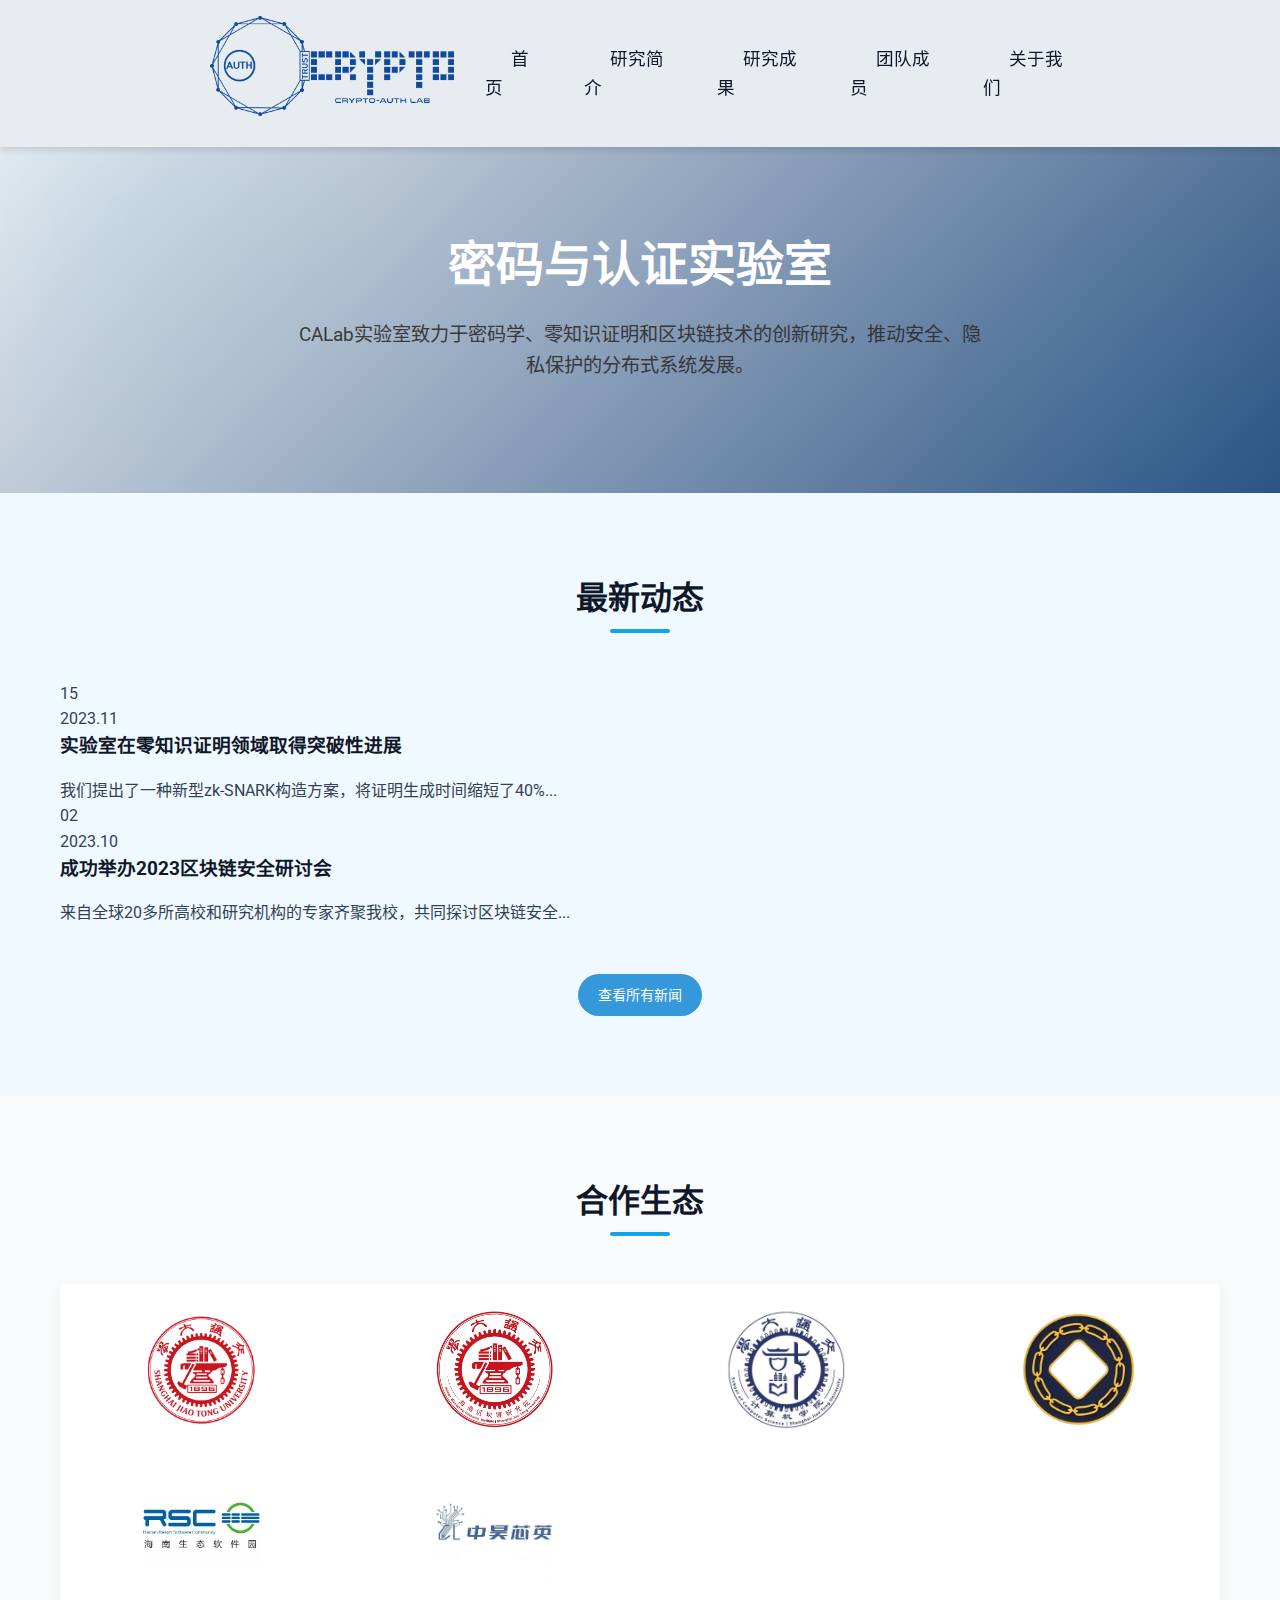
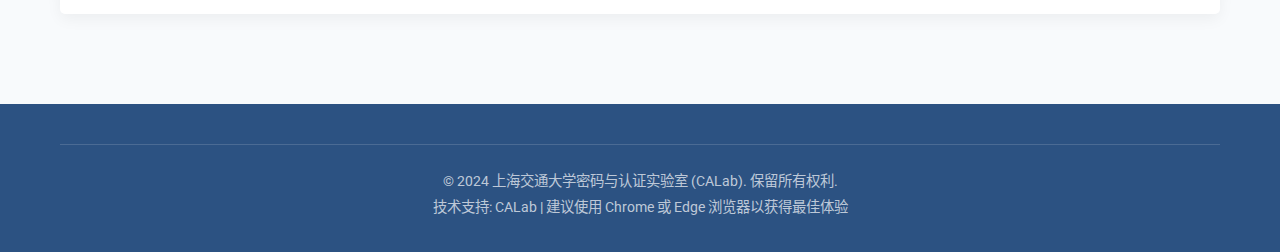
<file: index.html>
<!DOCTYPE html>
<html lang="zh-CN">
<head>
    <meta charset="UTF-8">
    <meta name="viewport" content="width=device-width, initial-scale=1.0">
    <title>Calab实验室 - 首页</title>
    <!-- 引入Font Awesome图标库，提供各种图标 -->
    <link rel="stylesheet" href="https://cdnjs.cloudflare.com/ajax/libs/font-awesome/6.4.0/css/all.min.css">
    <!-- 引入Google Fonts，使用Roboto字体作为主要字体，Source Code Pro作为代码/特殊字体 -->
    <link href="https://fonts.googleapis.com/css2?family=Roboto:wght@300;400;500;700&family=Source+Code+Pro:wght@400;600&display=swap" rel="stylesheet">
    <!-- 引入自定义样式表 -->
    <link rel="stylesheet" href="style.css">
</head>
<body>
    <!-- ==================== Header (页眉) ==================== -->
    <header>
        <div class="container header-container">
            <div class="logo">
                
    
                <!-- 实验室Logo -->
                <div class="logo-icon">
                    <img src="images/crypto_blue.png" alt="Calab实验室Logo" class="lab-logo">
                </div>
            </div>
            
            <!-- 移动端菜单按钮，小屏幕下显示 -->
            <button class="mobile-menu-btn">
                <i class="fas fa-bars"></i>
            </button>
            
            <!-- 导航菜单 -->
            <nav>
                <ul>
                    <li><a href="index.html">首页</a></li>
                    <li><a href="research.html">研究简介</a></li>
                    <li><a href="project.html">研究成果</a></li>
                    <li><a href="team.html">团队成员</a></li>
                    <li><a href="contact.html">关于我们</a></li>
                </ul>
            </nav>
        </div>
    </header>

    <!-- ==================== Hero Section (主视觉区) ==================== -->
    <section class="hero">
        <div class="container">
            <h1>密码与认证实验室</h1>
            <p>CALab实验室致力于密码学、零知识证明和区块链技术的创新研究，推动安全、隐私保护的分布式系统发展。</p>
        </div>
    </section>

    <!-- ==================== News Section (新闻动态概要 - 首页展示部分) ==================== -->
    <section id="news-overview" style="background-color: var(--light);">
        <div class="container">
            <div class="section-title">
                <h2>最新动态</h2>
            </div>
            
            <div class="news-container">
                <!-- 新闻项1 -->
                <div class="news-item">
                    <div class="news-date">
                        <div class="day">15</div>
                        <div class="month">2023.11</div>
                    </div>
                    <div class="news-content">
                        <h3>实验室在零知识证明领域取得突破性进展</h3>
                        <p>我们提出了一种新型zk-SNARK构造方案，将证明生成时间缩短了40%...</p>
                    </div>
                </div>
                
                <!-- 新闻项2 -->
                <div class="news-item">
                    <div class="news-date">
                        <div class="day">02</div>
                        <div class="month">2023.10</div>
                    </div>
                    <div class="news-content">
                        <h3>成功举办2023区块链安全研讨会</h3>
                        <p>来自全球20多所高校和研究机构的专家齐聚我校，共同探讨区块链安全...</p>
                    </div>
                </div>
            </div>
            
            <div class="view-all">
                <a href="news.html" class="btn">查看所有新闻</a>
            </div>
        </div>
    </section>

    <!-- ==================== partners-overview==================== -->
    <section id="partners">
        <div class="container">
            <div class="section-title">
                <h2>合作生态</h2>
            </div>
        
            <div class="partners-section">
                <div class="partners-grid">
                <!-- 上海交通大学 -->
                    <div class="partner-card">
                         <a href="https://www.sjtu.edu.cn" target="_blank" class="partner-icon">
                            
                            <img src="images/partner/SJTU.png" alt="上海交通大学">
                        </a>
                    </div>

                   <!-- 上海交通大学海南区块链研究院 -->
                    <div class="partner-card">
                        <a href="http://www.sjtuiodst.com.cn" target="_blank" class="partner-icon">
                            
                            <img src="images/partner/hainanqukuailian.png" alt="上海交通大学海南区块链研究院">
                        </a>
                    </div>

                    <!-- 上海交通大学计算机学院 -->
                    <div class="partner-card">
                        <a href="https://www.cs.sjtu.edu.cn/" target="_blank" class="partner-icon">
                            
                            <img src="images/partner/SJTU_CS.png" alt="上海交通大学计算机学院">
                        </a>
                    </div>

                     <!-- 牛津大学区块链中心 -->
                    <div class="partner-card">
                        <a href="https://blockchain.univ.ox.ac.uk" target="_blank" class="partner-icon">
                            
                            <img src="images/partner/niujingqukuailian.png" alt="牛津大学区块链中心">
                        </a>
                    </div>
                
                    
                
                    <!-- 海南生态软件园 -->
                    <div class="partner-card">
                        <a href="https://www.rschn.com/" target="_blank" class="partner-icon">
                            
                            <img src="images/partner/hainanruanjianyuan.png" alt="海南生态软件园">
                        </a>
                    </div>
                
                    <!-- 中昊芯英 -->
                    <div class="partner-card">
                        <a href="https://www.chipltech.com/" target="_blank" class="partner-icon">
                            
                            <img src="images/partner/zhonghaoxinying.jpg" alt="中昊芯英">
                        </a>
                    </div>
                </div>
            </div>
        </div>
    </section>
<!-- ==================== Footer (页脚) ==================== -->
<footer>
    <div class="container">
        
        <!-- 版权信息 -->
        <div class="copyright">
            <p>&copy; 2024 上海交通大学密码与认证实验室 (CALab). 保留所有权利.</p>
            <p>技术支持: CALab | 建议使用 Chrome 或 Edge 浏览器以获得最佳体验</p>
        </div>

    </div>
</footer>

    <!-- JavaScript for mobile menu toggle -->
    <script>
        const mobileMenuBtn = document.querySelector('.mobile-menu-btn');
        const nav = document.querySelector('nav');
        
        mobileMenuBtn.addEventListener('click', () => {
            nav.classList.toggle('active'); // 点击按钮切换导航菜单的active类
        });
        
        // 当点击导航链接时，关闭移动菜单 (可选)
        document.querySelectorAll('nav ul li a').forEach(item => {
            item.addEventListener('click', () => {
                nav.classList.remove('active');
            });
        });
    </script>
</body>

</html>
</file>
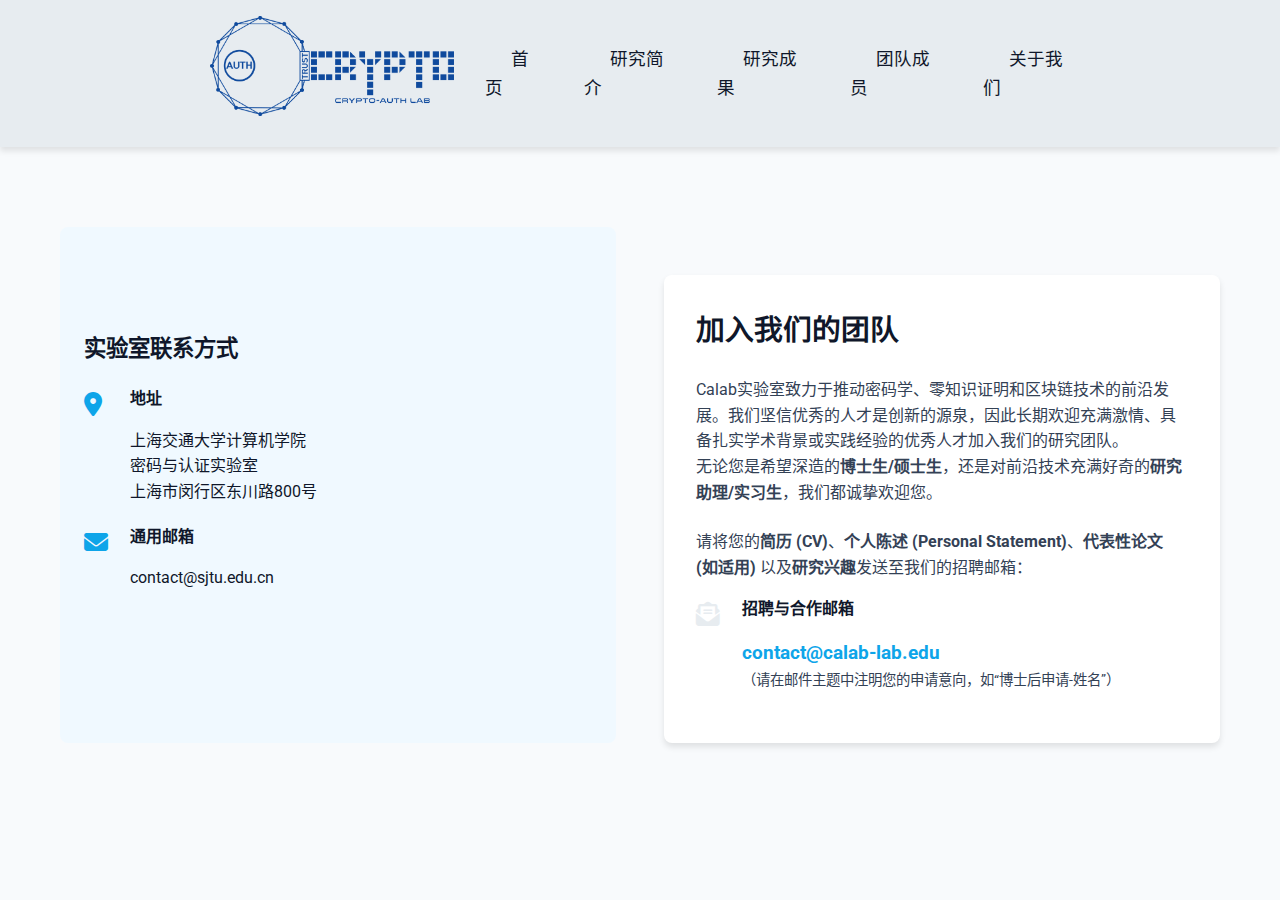
<file: contact.html>
<!DOCTYPE html>
<html lang="zh-CN">
<head>
    <meta charset="UTF-8">
    <meta name="viewport" content="width=device-width, initial-scale=1.0">
    <title>Calab实验室 - 联系我们</title>
    <!-- 引入Font Awesome图标库，提供各种图标 -->
    <link rel="stylesheet" href="https://cdnjs.cloudflare.com/ajax/libs/font-awesome/6.4.0/css/all.min.css">
    <!-- 引入Google Fonts，使用Roboto字体作为主要字体，Source Code Pro作为代码/特殊字体 -->
    <link href="https://fonts.googleapis.com/css2?family=Roboto:wght@300;400;500;700&family=Source+Code+Pro:wght@400;600&display=swap" rel="stylesheet">
    <!-- 引入自定义样式表。请确保此文件存在且路径正确。 -->
    <link rel="stylesheet" href="style.css">
</head>
<body>
     <!-- ==================== Header (页眉) ==================== -->
    <header>
        <div class="container header-container">
            <div class="logo">
    
                <!-- 实验室Logo -->
                <div class="logo-icon">
                    <img src="images/crypto_blue.png" alt="Calab实验室Logo" class="lab-logo">
                </div>
            </div>
            
            <!-- 移动端菜单按钮，小屏幕下显示 -->
            <button class="mobile-menu-btn">
                <i class="fas fa-bars"></i>
            </button>
            
            <!-- 导航菜单 -->
            <nav>
                <ul>
                    <li><a href="index.html">首页</a></li>
                    <li><a href="research.html">研究简介</a></li>
                    <li><a href="project.html">研究成果</a></li>
                    <li><a href="team.html">团队成员</a></li>
                    <li><a href="contact.html">关于我们</a></li>
                </ul>
            </nav>
        </div>
    </header>

    <!-- ==================== Contact & Join Us Section (联系我们与加入我们区块) ==================== -->
    <section id="full-contact">
        <div class="container">
            
            <div class="contact-container">
                <!-- 左侧联系信息 -->
                <div class="contact-info">
                    <div class="blank-row"></div>
                    <h3>实验室联系方式</h3>
                    
                    <div class="contact-detail">
                        <div class="contact-icon">
                            <i class="fas fa-map-marker-alt"></i>
                        </div>
                        <div>
                            <h4>地址</h4>
                            <p>上海交通大学计算机学院<br>密码与认证实验室<br>上海市闵行区东川路800号</p>
                        </div>
                    </div>
                    
                    <div class="contact-detail">
                        <div class="contact-icon">
                            <i class="fas fa-envelope"></i>
                        </div>
                        <div>
                            <h4>通用邮箱</h4>
                            <p>contact@sjtu.edu.cn</p>
                        </div>
                    </div>

                </div>
                
                <div class="career-opportunities"> <!-- 重用 career-opportunities 类进行样式渲染 -->
                    <h3>加入我们的团队</h3>
                    <p>Calab实验室致力于推动密码学、零知识证明和区块链技术的前沿发展。我们坚信优秀的人才是创新的源泉，因此长期欢迎充满激情、具备扎实学术背景或实践经验的优秀人才加入我们的研究团队。</p>
                    <p>无论您是希望深造的<strong>博士生/硕士生</strong>，还是对前沿技术充满好奇的<strong>研究助理/实习生</strong>，我们都诚挚欢迎您。</p>
                    
                    <p style="margin-top: 1.5rem; font-weight: 500;">
                        请将您的<strong>简历 (CV)</strong>、<strong>个人陈述 (Personal Statement)</strong>、<strong>代表性论文 (如适用)</strong> 以及<strong>研究兴趣</strong>发送至我们的招聘邮箱：
                    </p>

                    <div class="contact-detail" style="margin-top: 1rem;">
                        <div class="contact-icon" style="color: var(--primary);">
                            <i class="fas fa-envelope-open-text"></i> <!-- 更具招聘意味的邮件图标 -->
                        </div>
                        <div>
                            <h4>招聘与合作邮箱</h4>
                            <p style="font-size: 1.2rem; font-weight: 700;">
                                <a href="mailto:contact@calab-lab.edu" style="color: var(--accent); text-decoration: none;">contact@calab-lab.edu</a>
                            </p>
                            <p style="font-size: 0.9rem; color: var(--text);">（请在邮件主题中注明您的申请意向，如“博士后申请-姓名”）</p>
                        </div>
                    </div>
                </div>
            </div>
        </div>
    </section>


    <!-- JavaScript for mobile menu toggle -->
    <script>
        // 移动端菜单切换功能
        const mobileMenuBtn = document.querySelector('.mobile-menu-btn');
        const nav = document.querySelector('nav');
        
        mobileMenuBtn.addEventListener('click', () => {
            nav.classList.toggle('active'); // 点击按钮切换导航菜单的active类
        });
        
        // 当点击导航链接时，关闭移动菜单 (提升用户体验)
        document.querySelectorAll('nav ul li a').forEach(item => {
            item.addEventListener('click', () => {
                nav.classList.remove('active');
            });
        });
        
        // 由于移除了表单和页面内部锚点跳转，此页面无需额外的JS逻辑，因此无需平滑滚动等代码。
    </script>
</body>
</html>
</file>
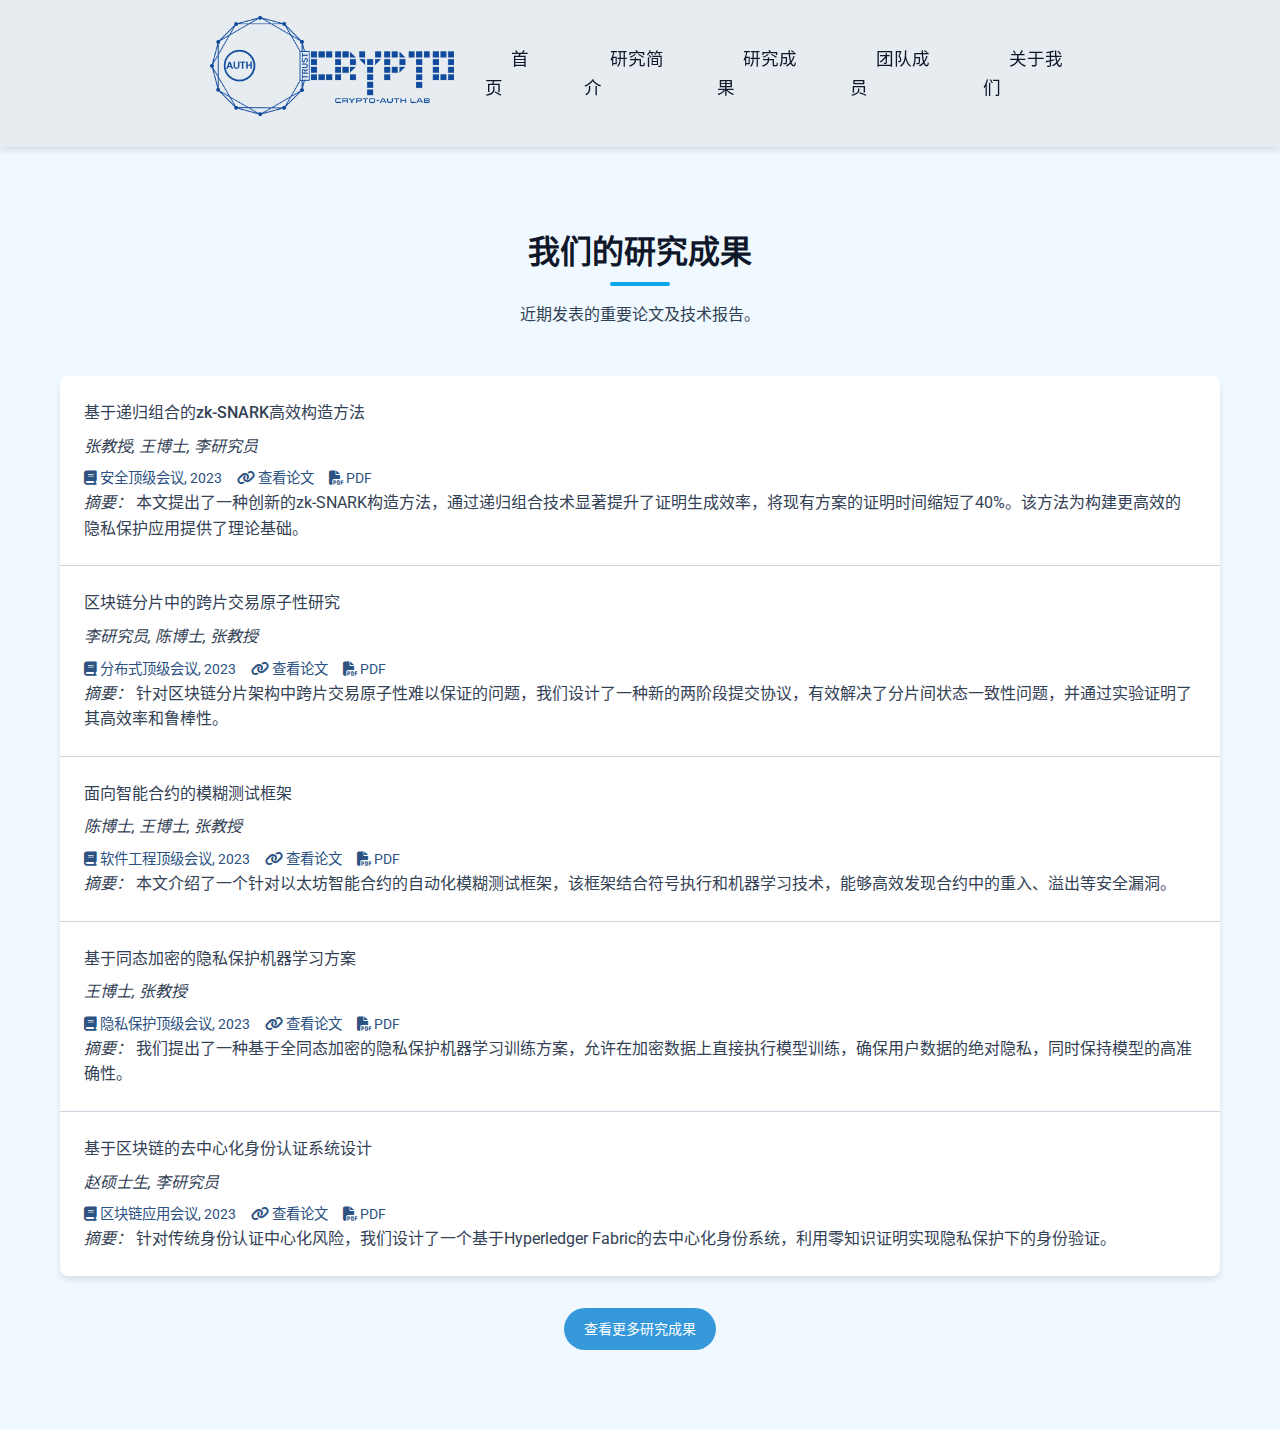
<file: project.html>
<!DOCTYPE html>
<html lang="zh-CN">
<head>
    <meta charset="UTF-8">
    <meta name="viewport" content="width=device-width, initial-scale=1.0">
    <title>Calab实验室 - 研究成果</title>
    <link rel="stylesheet" href="https://cdnjs.cloudflare.com/ajax/libs/font-awesome/6.4.0/css/all.min.css">
    <link href="https://fonts.googleapis.com/css2?family=Roboto:wght@300;400;500;700&family=Source+Code+Pro:wght@400;600&display=swap" rel="stylesheet">
    <link rel="stylesheet" href="style.css">
</head>
<body>
     <!-- ==================== Header (页眉) ==================== -->
    <header>
        <div class="container header-container">
            <div class="logo">
                <!-- 实验室Logo -->
                <div class="logo-icon">
                    <img src="images/crypto_blue.png" alt="Calab实验室Logo" class="lab-logo">
                </div>
            </div>
            
            <!-- 移动端菜单按钮，小屏幕下显示 -->
            <button class="mobile-menu-btn">
                <i class="fas fa-bars"></i>
            </button>
            
            <!-- 导航菜单 -->
            <nav>
                <ul>
                    <li><a href="index.html">首页</a></li>
                    <li><a href="research.html">研究简介</a></li>
                    <li><a href="project.html">研究成果</a></li>
                    <li><a href="team.html">团队成员</a></li>
                    <li><a href="contact.html">关于我们</a></li>
                </ul>
            </nav>
        </div>
    </header>

    <!-- ==================== Publications Full Page (研究成果完整页面) ==================== -->
    <section id="full-publications" style="background-color: var(--light);">
        <div class="container">
            <div class="section-title">
                <h2>我们的研究成果</h2>
                <p>近期发表的重要论文及技术报告。</p>
            </div>
            
            <div class="pub-list">
                <!-- 论文项1 -->
                <div class="pub-item">
                    <div class="pub-title">基于递归组合的zk-SNARK高效构造方法</div>
                    <div class="pub-authors">张教授, 王博士, 李研究员</div>
                    <div class="pub-meta">
                        <span><i class="fas fa-book"></i> 安全顶级会议, 2023</span>
                        <span><i class="fas fa-link"></i> <a href="#" target="_blank">查看论文</a></span> <!-- target="_blank"在新标签页打开 -->
                        <span><i class="fas fa-file-pdf"></i> <a href="#" target="_blank">PDF</a></span>
                    </div>
                    <p><em>摘要：</em> 本文提出了一种创新的zk-SNARK构造方法，通过递归组合技术显著提升了证明生成效率，将现有方案的证明时间缩短了40%。该方法为构建更高效的隐私保护应用提供了理论基础。</p>
                </div>
                
                <!-- 论文项2 -->
                <div class="pub-item">
                    <div class="pub-title">区块链分片中的跨片交易原子性研究</div>
                    <div class="pub-authors">李研究员, 陈博士, 张教授</div>
                    <div class="pub-meta">
                        <span><i class="fas fa-book"></i> 分布式顶级会议, 2023</span>
                        <span><i class="fas fa-link"></i> <a href="#" target="_blank">查看论文</a></span>
                        <span><i class="fas fa-file-pdf"></i> <a href="#" target="_blank">PDF</a></span>
                    </div>
                    <p><em>摘要：</em> 针对区块链分片架构中跨片交易原子性难以保证的问题，我们设计了一种新的两阶段提交协议，有效解决了分片间状态一致性问题，并通过实验证明了其高效率和鲁棒性。</p>
                </div>
                
                <!-- 论文项3 -->
                <div class="pub-item">
                    <div class="pub-title">面向智能合约的模糊测试框架</div>
                    <div class="pub-authors">陈博士, 王博士, 张教授</div>
                    <div class="pub-meta">
                        <span><i class="fas fa-book"></i> 软件工程顶级会议, 2023</span>
                        <span><i class="fas fa-link"></i> <a href="#" target="_blank">查看论文</a></span>
                        <span><i class="fas fa-file-pdf"></i> <a href="#" target="_blank">PDF</a></span>
                    </div>
                    <p><em>摘要：</em> 本文介绍了一个针对以太坊智能合约的自动化模糊测试框架，该框架结合符号执行和机器学习技术，能够高效发现合约中的重入、溢出等安全漏洞。</p>
                </div>
                
                <!-- 论文项4 -->
                <div class="pub-item">
                    <div class="pub-title">基于同态加密的隐私保护机器学习方案</div>
                    <div class="pub-authors">王博士, 张教授</div>
                    <div class="pub-meta">
                        <span><i class="fas fa-book"></i> 隐私保护顶级会议, 2023</span>
                        <span><i class="fas fa-link"></i> <a href="#" target="_blank">查看论文</a></span>
                        <span><i class="fas fa-file-pdf"></i> <a href="#" target="_blank">PDF</a></span>
                    </div>
                    <p><em>摘要：</em> 我们提出了一种基于全同态加密的隐私保护机器学习训练方案，允许在加密数据上直接执行模型训练，确保用户数据的绝对隐私，同时保持模型的高准确性。</p>
                </div>

                <!-- 更多论文项，可按需添加 -->
                <div class="pub-item">
                    <div class="pub-title">基于区块链的去中心化身份认证系统设计</div>
                    <div class="pub-authors">赵硕士生, 李研究员</div>
                    <div class="pub-meta">
                        <span><i class="fas fa-book"></i> 区块链应用会议, 2023</span>
                        <span><i class="fas fa-link"></i> <a href="#" target="_blank">查看论文</a></span>
                        <span><i class="fas fa-file-pdf"></i> <a href="#" target="_blank">PDF</a></span>
                    </div>
                    <p><em>摘要：</em> 针对传统身份认证中心化风险，我们设计了一个基于Hyperledger Fabric的去中心化身份系统，利用零知识证明实现隐私保护下的身份验证。</p>
                </div>
            </div>
            
            <!-- 您可以在这里添加年度报告或技术白皮书的链接 -->
            <div class="view-all" style="margin-top: 2rem;">
                <a href="#" class="btn">查看更多研究成果</a>
            </div>
        </div>
    </section>


    <script>
        const mobileMenuBtn = document.querySelector('.mobile-menu-btn');
        const nav = document.querySelector('nav');
        
        mobileMenuBtn.addEventListener('click', () => {
            nav.classList.toggle('active');
        });
        
        document.querySelectorAll('nav ul li a').forEach(item => {
            item.addEventListener('click', () => {
                nav.classList.remove('active');
            });
        });
    </script>
</body>
</html>
</file>
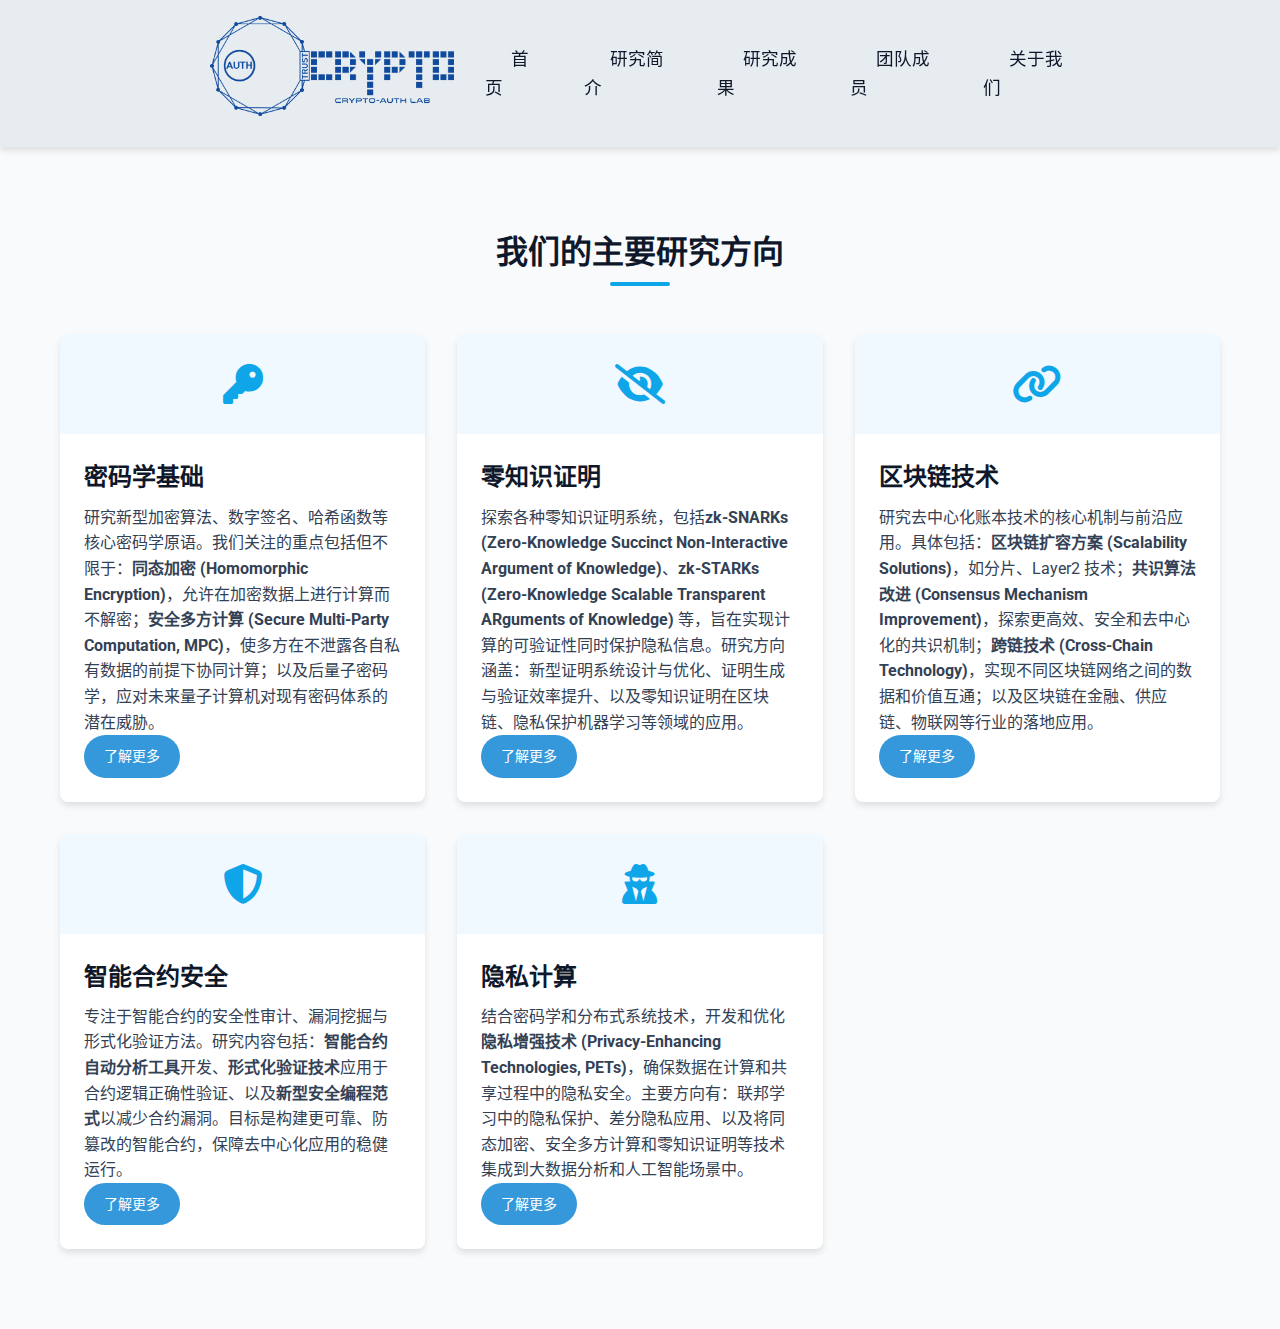
<file: research.html>
<!DOCTYPE html>
<html lang="zh-CN">
<head>
    <meta charset="UTF-8">
    <meta name="viewport" content="width=device-width, initial-scale=1.0">
    <title>Calab实验室 - 研究简介</title>
    <link rel="stylesheet" href="https://cdnjs.cloudflare.com/ajax/libs/font-awesome/6.4.0/css/all.min.css">
    <link href="https://fonts.googleapis.com/css2?family=Roboto:wght@300;400;500;700&family=Source+Code+Pro:wght@400;600&display=swap" rel="stylesheet">
    <link rel="stylesheet" href="style.css">
</head>
<body>
     <!-- ==================== Header (页眉) ==================== -->
    <header>
        <div class="container header-container">
            <div class="logo">
                <!-- 实验室Logo -->
                <div class="logo-icon">
                    <img src="images/crypto_blue.png" alt="Calab实验室Logo" class="lab-logo">
                </div>
            </div>
            
            <!-- 移动端菜单按钮，小屏幕下显示 -->
            <button class="mobile-menu-btn">
                <i class="fas fa-bars"></i>
            </button>
            
            <!-- 导航菜单 -->
            <nav>
                <ul>
                    <li><a href="index.html">首页</a></li>
                    <li><a href="research.html">研究简介</a></li>
                    <li><a href="project.html">研究成果</a></li>
                    <li><a href="team.html">团队成员</a></li>
                    <li><a href="contact.html">关于我们</a></li>
                </ul>
            </nav>
        </div>
    </header>
    <!-- ==================== Research Areas Full Page (研究方向完整页面) ==================== -->
    <section id="full-research">
        <div class="container">
            <div class="section-title">
                <h2>我们的主要研究方向</h2>
            </div>
            
            <div class="research-grid">
                <!-- 研究卡片1: 密码学基础 -->
                <div class="research-card">
                    <div class="research-icon">
                        <i class="fas fa-key"></i>
                    </div>
                    <div class="research-content">
                        <h3 id="crypto">密码学基础</h3>
                        <p>研究新型加密算法、数字签名、哈希函数等核心密码学原语。我们关注的重点包括但不限于：<strong>同态加密 (Homomorphic Encryption)</strong>，允许在加密数据上进行计算而不解密；<strong>安全多方计算 (Secure Multi-Party Computation, MPC)</strong>，使多方在不泄露各自私有数据的前提下协同计算；以及后量子密码学，应对未来量子计算机对现有密码体系的潜在威胁。</p>
                        <p><a href="#" class="btn btn-sm">了解更多</a></p>
                    </div>
                </div>
                
                <!-- 研究卡片2: 零知识证明 -->
                <div class="research-card">
                    <div class="research-icon">
                        <i class="fas fa-eye-slash"></i>
                    </div>
                    <div class="research-content">
                        <h3 id="zkp">零知识证明</h3>
                        <p>探索各种零知识证明系统，包括<strong>zk-SNARKs (Zero-Knowledge Succinct Non-Interactive Argument of Knowledge)</strong>、<strong>zk-STARKs (Zero-Knowledge Scalable Transparent ARguments of Knowledge)</strong> 等，旨在实现计算的可验证性同时保护隐私信息。研究方向涵盖：新型证明系统设计与优化、证明生成与验证效率提升、以及零知识证明在区块链、隐私保护机器学习等领域的应用。</p>
                        <p><a href="#" class="btn btn-sm">了解更多</a></p>
                    </div>
                </div>
                
                <!-- 研究卡片3: 区块链技术 -->
                <div class="research-card">
                    <div class="research-icon">
                        <i class="fas fa-link"></i>
                    </div>
                    <div class="research-content">
                        <h3 id="blockchain">区块链技术</h3>
                        <p>研究去中心化账本技术的核心机制与前沿应用。具体包括：<strong>区块链扩容方案 (Scalability Solutions)</strong>，如分片、Layer2 技术；<strong>共识算法改进 (Consensus Mechanism Improvement)</strong>，探索更高效、安全和去中心化的共识机制；<strong>跨链技术 (Cross-Chain Technology)</strong>，实现不同区块链网络之间的数据和价值互通；以及区块链在金融、供应链、物联网等行业的落地应用。</p>
                        <p><a href="#" class="btn btn-sm">了解更多</a></p>
                    </div>
                </div>

                <!-- 研究卡片4: 智能合约安全 (新增或扩展) -->
                <div class="research-card">
                    <div class="research-icon">
                        <i class="fas fa-shield-alt"></i>
                    </div>
                    <div class="research-content">
                        <h3 id="smart-contract">智能合约安全</h3>
                        <p>专注于智能合约的安全性审计、漏洞挖掘与形式化验证方法。研究内容包括：<strong>智能合约自动分析工具</strong>开发、<strong>形式化验证技术</strong>应用于合约逻辑正确性验证、以及<strong>新型安全编程范式</strong>以减少合约漏洞。目标是构建更可靠、防篡改的智能合约，保障去中心化应用的稳健运行。</p>
                        <p><a href="#" class="btn btn-sm">了解更多</a></p>
                    </div>
                </div>

                <!-- 研究卡片5: 隐私计算 (新增或扩展) -->
                <div class="research-card">
                    <div class="research-icon">
                        <i class="fas fa-user-secret"></i>
                    </div>
                    <div class="research-content">
                        <h3 id="privacy-computing">隐私计算</h3>
                        <p>结合密码学和分布式系统技术，开发和优化<strong>隐私增强技术 (Privacy-Enhancing Technologies, PETs)</strong>，确保数据在计算和共享过程中的隐私安全。主要方向有：联邦学习中的隐私保护、差分隐私应用、以及将同态加密、安全多方计算和零知识证明等技术集成到大数据分析和人工智能场景中。</p>
                        <p><a href="#" class="btn btn-sm">了解更多</a></p>
                    </div>
                </div>
            </div>
            <!-- 您可以在这里添加更多关于研究方向的详细内容 -->
        </div>
    </section>


    <script>
        const mobileMenuBtn = document.querySelector('.mobile-menu-btn');
        const nav = document.querySelector('nav');
        
        mobileMenuBtn.addEventListener('click', () => {
            nav.classList.toggle('active');
        });
        
        document.querySelectorAll('nav ul li a').forEach(item => {
            item.addEventListener('click', () => {
                nav.classList.remove('active');
            });
        });

        // 如果页面内有锚点链接需要平滑滚动，可以保留此段JS
        document.querySelectorAll('a[href^="#"]').forEach(anchor => {
            anchor.addEventListener('click', function (e) {
                e.preventDefault();
                const target = document.querySelector(this.getAttribute('href'));
                if (target) {
                    window.scrollTo({
                        top: target.offsetTop - 80, // 减去页眉高度，避免被遮挡
                        behavior: 'smooth'
                    });
                }
            });
        });
    </script>
</body>
</html>
</file>
<file: style.css>
/* style.css */

/* 定义CSS变量，便于全局颜色和间距的统一管理 */
:root {
    --primary: #e7ecf0; /* 主色调：深蓝色，常用于页眉、重要背景 */
    --secondary: #2c5282; /* 次级色调：中等蓝色，用于渐变、背景 */
    --accent: #0ea5e9; /* 强调色：天蓝色，用于链接、按钮、图标、标题下划线 */
    --light: #f0f9ff; /* 浅色：极浅的蓝色，用于次级背景、卡片背景 */
    --dark: #0f172a; /* 深色：深黑蓝色，用于页脚、深色文本 */
    --text: #334155; /* 主要文本颜色：深灰色 */
    --light-text: #f1f5f9; /* 浅色文本颜色：接近白色，用于深色背景上的文字 */
    --border: #cbd5e1; /* 边框颜色：浅灰色 */
    --success: #10b981; /* 成功提示色：绿色 */
    --shadow: 0 4px 6px rgba(0, 0, 0, 0.1); /* 标准阴影效果 */
}

/* 全局重置样式，清除默认边距和内边距，统一盒模型 */
* {
    margin: 0;
    padding: 0;
    box-sizing: border-box;
}

/* 页面主体样式 */
body {
    font-family: 'Roboto', sans-serif; /* 主要字体，简洁现代 */
    line-height: 1.6; /* 行高，提升可读性 */
    color: var(--text); /* 默认文本颜色 */
    background-color: #f8fafc; /* 页面背景色 */
}

/* 标题样式 */
h1, h2, h3, h4 {
    font-weight: 700; /* 加粗标题 */
    color: var(--dark); /* 标题颜色 */
    margin-bottom: 1rem; /* 标题下方间距 */
}

h1 {
    font-size: 2.5rem; /* 主标题字号 */
}

h2 {
    font-size: 2rem; /* 二级标题字号 */
    position: relative; /* 相对定位，用于下划线 */
    padding-bottom: 0.5rem; /* 下划线与文字的距离 */
}

/* 标题下划线效果 */
h2:after {
    content: ''; /* 伪元素内容为空 */
    position: absolute; /* 绝对定位 */
    bottom: 0; /* 位于标题底部 */
    left: 0; /* 从标题左侧开始 */
    width: 60px; /* 下划线宽度 */
    height: 4px; /* 下划线高度 */
    background: var(--accent); /* 下划线颜色使用强调色 */
    border-radius: 2px; /* 下划线圆角 */
}

/* 容器样式，限制内容最大宽度并居中 */
.container {
    width: 100%;
    max-width: 1200px;
    margin: 0 auto;
    padding: 0 20px; /* 左右内边距 */
}

/* 按钮样式 */
.btn {
    display: inline-block; /* 行内块元素，便于设置宽高和间距 */
    padding: 10px 20px; /* 内边距 */
    background: var(--accent); /* 背景色使用强调色 */
    color: rgb(53, 50, 50); /* 文字颜色 */
    border-radius: 4px; /* 圆角 */
    text-decoration: none; /* 去除下划线 */
    font-weight: 500; /* 字重 */
    transition: all 0.3s ease; /* 平滑过渡效果 */
    border: none; /* 无边框 */
    cursor: pointer; /* 鼠标指针样式 */
}

.btn:hover {
    background: #0284c7; /* 鼠标悬停时背景色变深 */
    transform: translateY(-2px); /* 向上轻微移动 */
    box-shadow: var(--shadow); /* 添加阴影 */
}

/* ==================== Header Styles (页眉样式) ==================== */
header {
    background-color: var(--primary); /* 页眉背景色 */
    padding: 1rem 0; /* 上下内边距 */
    position: sticky; /* 粘性定位，滚动时固定在顶部 */
    top: 0;
    z-index: 100; /* 层级最高，确保不被其他内容覆盖 */
    box-shadow: var(--shadow); /* 页眉阴影 */
}

.header-container {
    display: flex; /* Flex布局，实现内容水平排列 */
    justify-content: space-between; /* 子元素两端对齐 */
    align-items: center; /* 垂直居中 */

    /* --- 新增和修改的样式 --- */
    width: 100%;      /* 1. 让容器宽度占满整个 <header> */
    max-width: none;  /* 2. 移除从 .container 继承的最大宽度限制 */
    
    /* 3. 设置左右内边距，防止内容紧贴屏幕边缘 */
    padding-left: 210px;
    padding-right: 180px;
}

.logo {
    display: flex;
    align-items: center;
}

.logo-icon {
    font-size: 2rem; /* 图标字号 */
    color: var(--accent); /* 图标颜色 */
    margin-right: 15px; /* 右侧间距 */
}

.logo-text {
    color: white; /* 标志文字颜色 */
    font-size: 1.8rem;
    font-weight: 700;
}

.logo-subtext {
    color: var(--accent); /* 副标志文字颜色 */
    font-size: 0.9rem;
    letter-spacing: 1px; /* 字间距 */
    font-family: 'Source Code Pro', monospace; /* 代码风格字体 */
}

nav ul {
    display: flex; /* Flex布局，菜单项水平排列 */
    list-style: none; /* 去除列表点 */
}

nav ul li {
    margin-left: 1rem; /* 减小菜单项间距，让按钮更紧凑 */
}

/* 1. 基础链接样式 (默认状态) */
nav ul li a {
    color: var(--dark); /* 默认文字颜色改为深色，以适应浅色背景 */
    text-decoration: none;
    font-weight: 500;
    font-size: 1.1rem;
    padding: 12px 24px; /* 调整内边距，让按钮感觉更舒适 */
    border-radius: 8px; /* 圆角更明显一些 */
    transition: all 0.2s ease-in-out; /* 过渡效果更快一点 */
    background: transparent; /* 默认背景透明 */
    border: 2px solid transparent; /* 使用透明边框占位，防止悬停时跳动 */
}

/* 2. 鼠标悬停状态 */
nav ul li a:hover {
    background: white; /* 悬停时背景变为白色 */
    color: var(--dark); /* 文字颜色保持深色 */
    box-shadow: 0 2px 10px rgba(0, 0, 0, 0.07); /* 添加一个非常柔和的阴影 */
}

/* 3. 当前页面激活状态 */
nav ul li a.active {
    background: white; /* 激活时背景也是白色 */
    color: var(--accent); /* 文字颜色使用主题强调色，以示区别 */
    font-weight: 700; /* 加粗字体，让当前项更突出 */
    box-shadow: 0 2px 10px rgba(0, 0, 0, 0.07); /* 同样添加阴影 */
}
/* 移动端菜单按钮 */
.mobile-menu-btn {
    display: none; /* 默认隐藏 */
    background: none;
    border: none;
    color: rgb(39, 36, 36);
    font-size: 1active.5rem;
    cursor: pointer;
}

/* ==================== Hero Section (主视觉区样式) ==================== */
.hero {
    background: linear-gradient(135deg, var(--primary) 0%, var(--secondary) 100%); /* 渐变背景 */
    color: rgb(48, 45, 45); /* 文字颜色 */
    padding: 5rem 0; /* 上下内边距 */
    text-align: center; /* 文字居中 */
    position: relative;
    overflow: hidden; /* 隐藏超出部分 */
}

/* Hero区域的装饰性背景圆点效果 */
.hero:before {
    content: '';
    position: absolute;
    top: 0;
    left: 0;
    width: 100%;
    height: 100%;
    background:
        radial-gradient(circle at 10% 20%, rgba(14, 165, 233, 0.1) 0%, transparent 20%), /* 左上角圆点 */
        radial-gradient(circle at 90% 80%, rgba(14, 165, 233, 0.1) 0%, transparent 20%); /* 右下角圆点 */
    opacity: 0.5; /* 透明度 */
}

.hero h1 {
    font-size: 3rem;
    color: white;
    margin-bottom: 1rem;
    position: relative; /* 确保在伪元素之上 */
    z-index: 1;
}

.hero p {
    font-size: 1.2rem;
    max-width: 700px;
    margin: 0 auto 2rem;
    opacity: 0.9;
    position: relative;
    z-index: 1;
}

.hero-btns {
    display: flex;
    justify-content: center;
    gap: 15px; /* 按钮之间间距 */
    margin-top: 2rem;
    position: relative;
    z-index: 1;
}

.btn-outline { /* 描边按钮样式 */
    background: transparent;
    border: 2px solid white; /* 白色边框 */
}

.btn-outline:hover {
    background: white; /* 悬停时背景变白 */
    color: var(--primary); /* 文字颜色变主色调 */
}

/* ==================== Common Section Styles (通用区块样式) ==================== */
section {
    padding: 5rem 0; /* 上下内边距 */
}

.section-title {
    text-align: center; /* 标题居中 */
    margin-bottom: 3rem; /* 标题下方间距 */
}

.section-title h2:after { /* 区块标题下划线居中 */
    left: 50%;
    transform: translateX(-50%); /* 水平居中 */
}

/* ==================== Research Areas Section (研究方向区块) ==================== */
.research-grid {
    display: grid; /* 网格布局 */
    grid-template-columns: repeat(auto-fit, minmax(300px, 1fr)); /* 响应式列布局 */
    gap: 2rem; /* 网格间距 */
}

.research-card {
    background: white;
    border-radius: 8px;
    overflow: hidden;
    box-shadow: var(--shadow);
    transition: transform 0.3s ease; /* 平滑过渡 */
}

.research-card:hover {
    transform: translateY(-10px); /* 悬停时向上移动 */
}

.research-icon {
    height: 100px;
    background: var(--light);
    display: flex;
    align-items: center;
    justify-content: center;
    font-size: 2.5rem;
    color: var(--accent);
}

.research-content {
    padding: 1.5rem;
}

.research-content h3 {
    font-size: 1.5rem;
    margin-bottom: 0.5rem;
}
/*============================partner section=====================*/
.partners-section {
    background-color: white;
    border-radius: 5px;
    box-shadow: 0 5px 15px rgba(0, 0, 0, 0.05);
    padding: 5px 5px;
    margin: 0 0 10px 0;
}

.partners-grid {
    display: grid;
    grid-template-columns: repeat(4, 1fr);
    gap: 20px;
    margin-top: 20px;
}

.partner-card {
    text-align: center;
    transition: transform 0.3s;
    padding: 10px;
}

.partner-card:hover {
    transform: translateY(-5px);
}

.partner-icon {
    width: 100px;
    height: 100px;
    margin: 0 auto 20px;
    display: flex;
    align-items: center;
    justify-content: center;
    background: transparent !important;
    color: white;
    font-size: 40px;
    transition: all 0.3s ease;
}

.partner-card:hover .partner-icon {
    background: transparent !important;
}

.partner-icon img {
    width: 120%;
    height: 120%;
    object-fit: contain;
    transition: all 0.3s ease;
}

/* 上海交通大学海南研究院的特殊样式 */
.partner-card.hainan-institute .partner-icon {
    width: 300px;  /* 可以调整这个值来改变容器大小 */
    height: 100px;  /* 可以调整这个值来改变容器高度 */
}

.partner-card.hainan-institute .partner-icon img {
    width: 100%;   /* 调整图片在容器中的大小 */
    height: 120%;  /* 调整图片在容器中的大小 */
    max-width: 300px;  /* 设置图片的最大宽度 */
    max-height: 120px;  /* 设置图片的最大高度 */
}



.partner-title {
    font-size: 1.5rem;
    color: var(--secondary);
    margin: 5px 0 15px 0;
    padding-bottom: 10px;
    border-bottom: 2px solid #eee;
    font-weight: 600;
}

.partner-link {
    display: inline-block;
    margin-top: 3px;
    color: var(--primary);
    text-decoration: none;
    font-weight: 500;
    transition: color 0.3s;
}

.partner-link:hover {
    color: var(--accent);
    text-decoration: underline;
}

/* 响应式设计 */
@media (max-width: 992px) {
    .partners-grid {
        grid-template-columns: repeat(2, 1fr);
    }
}

@media (max-width: 576px) {
    .partners-grid {
        grid-template-columns: 1fr;
    }
    
    .partners-section {
        padding: 20px;
    }
    
    /* 调整海南研究所在移动端的样式 */
    .partner-card.hainan-institute .partner-icon {
        width: 200px;  /* 移动端容器大小 */
        height: 12px;  /* 移动端容器高度 */
    }
    
    .partner-card.hainan-institute .partner-icon img {
        max-width: 180px;   /* 移动端图片最大宽度 */
        max-height: 100px;  /* 移动端图片最大高度 */
    }

    .partner-icon {
        width: 80px;
        height: 80px;
    }
    
    .partner-icon img {
        max-width: 60px;
    }
}
/* ==================== People Section (团队成员完整页面) ==================== */
/* Team leader */
        
        .team_leader-category {
            text-align: center; /* 标题文本居中 */
            margin: 20px 0;
        }
        
        .team_leader-category h3 {
            font-size: 22px;
            color: #2c3e50;
            margin-bottom: 25px;
            position: relative;
            display: inline-block;
            padding-bottom: 10px;
        }
        
        .team_leader-category h3::after {
            content: '';
            position: absolute;
            bottom: 0;
            left: 50%;
            transform: translateX(-50%);
            width: 80px;
            height: 4px;
            background: linear-gradient(90deg, #3498db, #2c3e50);
            border-radius: 2px;
        }
        
        /* 人员网格布局 */
        .people_leader-grid {
            display: flex;
            justify-content: center; /* 水平居中 */
            flex-wrap: wrap;
            gap: 30px;
        }
        
        /* 人员卡片样式 */
        .person_leader-card {
            background: white;
            border-radius: 8px;
            overflow: hidden;
            box-shadow: 0 15px 30px rgba(0, 0, 0, 0.12);
            transition: transform 0.4s ease, box-shadow 0.4s ease;
            max-width: 226px;
            width: 100%;
            margin:0 auto;
        }
        
        .person_leader-card:hover {
            transform: translateY(-5px);
            box-shadow: 0 20px 40px rgba(0, 0, 0, 0.15);
        }
        .person_leader-img {
            height: 280px; /* 可根据需要调整高度 */
            width:100%;
            padding: 0; /* 移除原有 padding，避免影响图片显示 */
            text-align: center;
            position: relative;
            overflow: hidden; /* 隐藏超出容器的部分 */
            margin:0;
            background: #ffffff;
        }
        .person_leader-img img {
            width: 100%;
            height: 100%;
            object-fit: contain; /* 保持图片比例，填充容器，多余部分裁剪 */
            display: block;
            position: absolute; /* 使用绝对定位 */
            top: 0;
            left: 0;
        }
        
        .avatar_leader-placeholder {
            color: white;
            font-size: 64px;
        }
        
        .person_leader-info {
            padding: 25px;
            text-align: center; /* 卡片内容居中 */
        }
        
        .person_leader-info h3 {
            font-size: 22px;
            margin-bottom: 2px;
            color: #2c3e50;
        }
        
        .person_leader-role {
            color: #3498db;
            font-weight: 600;
            margin-bottom: 2px;
            font-size: 16px;
        }
        
        .person_leader-info h3 a {
            color: #2c3e50; /* 保持原有颜色 */
            text-decoration: none; /* 去掉下划线 */
            transition: color 0.3s ease;
        }

        .person_leader-info h3 a:hover {
            color: #3498db; /* 悬停时变色 */
            text-decoration: none; /* 确保悬停时也没有下划线 */
        }
        .person_leader-detail {
            color: #34495e;
            line-height: 1.6;
            margin-bottom: 20px;
            font-size: 15px;
        }
        
        .btn {
            display: inline-block;
            padding: 10px 20px;
            background: #3498db;
            color: white;
            text-decoration: none;
            border-radius: 30px;
            font-size: 14px;
            font-weight: 500;
            transition: background 0.3s ease;
        }
        
        .btn:hover {
            background: #2980b9;
        }
        
        @media (max-width: 768px) {
            .people_leader-grid {
                gap: 20px;
            }
            
            .person_leader-card {
                max-width: 100%;
            }
        }



        #full-people {
            padding: 3rem 0;
        }
        
        .section-title {
            text-align: center; /* 标题居中 */
            margin-bottom: 3rem; /* 标题下方间距 */
        }
        
        .section-title h2:after { /* 区块标题下划线居中 */
            left: 50%;
            transform: translateX(-50%); /* 水平居中 */
        }
        
        .team-category {
            margin-bottom: 2rem;
        }
        
        .team-category h3 {
            font-size: 1.8rem;
            color: var(--secondary);
            margin-bottom: 2rem;
            text-align: center;
            position: relative;
            padding-bottom: 0.8rem;
        }
        
        .team-category h3:after {
            content: '';
            position: absolute;
            bottom: 0;
            left: 50%;
            transform: translateX(-50%);
            width: 80px;
            height: 3px;
            background: transparent;
            border-radius: 2px;
        }
        
        .people-grid {
            display: grid;
            grid-template-columns: repeat(auto-fill, minmax(240px, 1fr));
            gap: 2rem;
            margin-bottom: 2rem;
        }
        
        .person-card {
            text-align: center;
            background: white;
            border-radius: 16px;
            overflow: hidden;
            box-shadow: var(--shadow);
            transition: transform 0.3s ease;
            max-width: 220px;
            width: 100%;
            margin:0 ;
            padding:0;
            object-fit: fill;
        }
        
        .person-card:hover {
            transform: translateY(-5px);
        }
        
        .person-img {
            height: 300px; /* 可根据需要调整高度，与原有设计保持协调 */
            width:100%;
            background: #ffffff;
   
            position: relative;
            overflow: hidden; /* 隐藏超出容器的部分 */
            padding: 0; /* 移除内边距 */
            margin: 0 auto; /* 移除外边距 */
            line-height: 0; /* 🔴 重要：消除inline元素的间隙 */
            font-size: 0;
        }
        
        .person-img img {
            width: 100%;
            height: 90%;
            object-fit: fill; /* 保持图片比例，填充容器，多余部分裁剪 */
            display: block;
            margin: 0;
            padding: 0;
            position: absolute; /* 使用绝对定位 */
            top: 0;
            left: 0;
            vertical-align: top;
        }
        .person-img .avatar-placeholder {
            display: none;
            font-size: 4rem;
            color: var(--accent);
            opacity: 0.7;
        }
        
        .person-info {
            padding: 0.3rem;
        }
        
        .person-info h3 {
            margin-bottom: 0.1rem;
            font-size: 1.3rem;
        }
        
        .person-role {
            color: var(--accent);
            font-weight: 500;
            margin-bottom: 0.8rem;
            font-size: 1rem;
        }
        
        .person-detail {
            margin-bottom: 0.5rem;
            font-size: 0.95rem;
            color: var(--text);
        }
        
        .view-all {
            text-align: center;
            margin-top: 3rem;
        }

        .alumni-list {
    max-width: 800px; /* 限制最大宽度，避免在大屏幕上过宽 */
    margin: 0 auto; /* 水平居中 */
    background-color: #ffffff;
    border-radius: 8px;
    box-shadow: 0 10px 25px rgba(0,0,0,0.1);
    overflow: hidden; /* 确保子元素的圆角生效 */
    font-family: 'Roboto', sans-serif;
}

.alumni-header, .alumni-row {
    display: grid;
    grid-template-columns: repeat(3, 1fr); /* 创建三列等宽布局 */
    text-align: center; /* 单元格内文本居中 */
    padding: 15px 10px;
    border-bottom: 1px solid #ecf0f1; /* 行与行之间的分隔线 */
    transition: background-color 0.3s ease;
}

.alumni-row:last-child {
    border-bottom: none; /* 最后一行不需要下边框 */
}

.alumni-header {
    background-color: #f8f9fa;
    color: #2c3e50;
    font-weight: 700; /* 表头字体加粗 */
    font-size: 1.1rem;
}

.alumni-row {
    color: #34495e;
    font-size: 1rem;
}

.alumni-row:hover {
    background-color: #f1f5f8; /* 鼠标悬停时高亮显示 */
}


/* 响应式设计：在小屏幕上调整字体大小和内边距 */
@media (max-width: 768px) {
    .alumni-header, .alumni-row {
        padding: 12px 5px;
        font-size: 0.9rem;
    }

    .alumni-header {
        font-size: 1rem;
    }
}

/* ==================== Publications Section (研究成果区块) ==================== */
.pub-list {
    background: white;
    border-radius: 8px;
    box-shadow: var(--shadow);
    overflow: hidden;
}

.pub-item {
    padding: 1.5rem;
    border-bottom: 1px solid var(--border);
}

.pub-item:last-child {
    border-bottom: none;
}

.pub-title {
    font-weight: 500;
    margin-bottom: 0.5rem;
}

.pub-authors {
    color: var(--text);
    margin-bottom: 0.5rem;
    font-style: italic; /* 斜体 */
}

.pub-meta {
    display: flex;
    gap: 15px;
    color: var(--secondary);
    font-size: 0.9rem;
}

.pub-meta a {
    color: var(--secondary); /* 链接颜色 */
    text-decoration: none;
}

.pub-meta a:hover {
    color: var(--accent); /* 悬停时强调色 */
}

/* ==================== Contact Section (联系我们区块) ==================== */
.contact-container {
    display: grid;
    grid-template-columns: repeat(auto-fit, minmax(300px, 1fr));
    gap: 3rem;
}

.contact-info {
    background: var(--light);
    color: VAR(--dark);
    padding: 1.5rem;
    border-radius: 8px;
}

.contact-info h3 {
    color:var(--dark);
    margin-bottom: 1.2rem;
    font-size:1.4rem
}

.contact-detail {
    color: var(--dark);
    display: flex;
    align-items: flex-start;
    margin-bottom: 1.2rem;
}

.contact-icon {
    font-size: 1.5rem;
    color: var(--accent);
    margin-right: 1rem;
    min-width: 30px;
}

.contact-form {
    background: white;
    padding: 2rem;
    border-radius: 8px;
    box-shadow: var(--shadow);
}

.form-group {
    margin-bottom: 1.5rem;
}

.form-group label {
    display: block;
    margin-bottom: 0.5rem;
    font-weight: 500;
}

.form-control {
    width: 100%;
    padding: 10px 15px;
    border: 1px solid var(--border);
    border-radius: 4px;
    font-family: inherit; /* 继承父元素字体 */
    font-size: 1rem;
}

textarea.form-control {
    min-height: 150px;
    resize: vertical; /* 允许垂直方向调整大小 */
}
.blank-row {
    height: 80px;
    /* 或者使用 margin */
    /* margin-bottom: 20px; */
}
/* ==================== Career Opportunities Section (招聘机会区块 - 合并到联系我们页) ==================== */
.career-opportunities {
    padding: 2rem;
    background: white;
    border-radius: 8px;
    box-shadow: var(--shadow);
    margin-top: 3rem; /* 与上方联系表单的间距 */
}

.career-opportunities h3 {
    font-size: 1.8rem;
    margin-bottom: 1.5rem;
    color: var(--dark);
}

.job-listing {
    border-bottom: 1px solid var(--border);
    padding-bottom: 1.5rem;
    margin-bottom: 1.5rem;
}

.job-listing:last-child {
    border-bottom: none;
    margin-bottom: 0;
}

.job-listing h4 {
    font-size: 1.4rem;
    color: var(--primary);
    margin-bottom: 0.5rem;
}

.job-meta {
    font-size: 0.9rem;
    color: var(--secondary);
    margin-bottom: 1rem;
}

.job-meta span {
    margin-right: 1rem;
}

.job-meta i {
    margin-right: 5px;
}
/* ==================== Footer (页脚样式 - 新版) ==================== */
footer {
    /* 1. 背景颜色修改为您的次级蓝色 */
    background: var(--secondary); /* 从 var(--dark) 改为 var(--secondary) */
    
    /* 2. 默认文字颜色修改为浅色 */
    color: var(--light-text); 
    
    padding: 2.5rem 0 2rem;
}

/* 快速链接容器 */
.footer-quick-links {
    display: flex;
    justify-content: center;
    align-items: center;
    gap: 1.5rem;
    margin-bottom: 2rem;
    flex-wrap: wrap;
}

.quick-links-title {
    /* 3. 标题文字颜色改为更亮的浅色 */
    color: var(--light-text);
    font-weight: 500;
    display: flex;
    align-items: center;
    gap: 0.5rem;
}

/* 快速链接列表 */
.quick-links-list {
    display: flex;
    align-items: center;
    list-style: none;
    padding: 0;
    margin: 0;
    flex-wrap: wrap;
    justify-content: center;
}

/* 链接项之间的分隔符 "•" */
.quick-links-list li:not(:first-child)::before {
    content: '•';
    color: rgba(255, 255, 255, 0.5); /* 保持半透明白色，效果很好 */
    margin: 0 1rem;
}

/* 链接文字样式 */
.quick-links-list a {
    /* 4. 链接文字颜色改为更亮的浅色 */
    color: var(--light-text);
    text-decoration: none;
    transition: color 0.3s;
}

/* 链接悬停效果 (保持不变，悬停时变为天蓝色效果会很好) */
.quick-links-list a:hover {
    color: var(--accent);
}

/* 版权信息样式 */
.copyright {
    text-align: center;
    padding-top: 1.5rem;
    border-top: 1px solid rgba(255, 255, 255, 0.15); /* 分隔线可以稍微明显一点 */
    
    /* 5. 版权文字颜色改为半透明白色，以区分主链接 */
    color: rgba(255, 255, 255, 0.7); 
    
    font-size: 0.9rem;
    line-height: 1.8;
}

.copyright p {
    margin: 0;
}

/* 响应式调整 (无需修改) */
@media (max-width: 768px) {
    .quick-links-title {
        display: none;
    }
    .footer-quick-links {
        margin-bottom: 1.5rem;
    }
    .quick-links-list li {
        margin: 5px 0;
    }
}

/* ==================== Responsive Design (响应式设计) ==================== */
@media (max-width: 768px) {
     .partners-grid {
                grid-template-columns: 1fr;
            }
    .people-grid {
                grid-template-columns: repeat(auto-fill, minmax(250px, 1fr));
            }
    .header-container {
        flex-wrap: wrap; /* 小屏幕下内容换行 */
    }

        /* 新增对 header-container 的响应式调整 */
    .header-container {
        padding-left: 20px;
        padding-right: 20px;
    }

    .mobile-menu-btn {
        display: block; /* 显示移动端菜单按钮 */
    }

    nav {
        width: 100%;
        margin-top: 1rem;
        display: none; /* 默认隐藏导航 */
        order: 1; /* 在flex容器中排在第二行 */
    }

    nav.active {
        display: block; /* 激活时显示导航 */
    }

    nav ul {
        flex-direction: column; /* 菜单项垂直排列 */
        align-items: center; /* 居中对齐 */
    }

    nav ul li {
        margin: 0.5rem 0; /* 垂直间距 */
    }

    .hero h1 {
        font-size: 2.2rem;
    }

    .hero-btns {
        flex-direction: column; /* 按钮垂直排列 */
        align-items: center;
    }

    section {
        padding: 3rem 0; /* 缩小区块上下内边距 */
    }

    h2 {
        font-size: 1.8rem; /* 缩小二级标题字号 */
    }
}
/* Logo 区域布局 */
.logo {
    display: flex;
    align-items: center;
}

.logo-icon img {
    height: 100px;
    width: auto;
    object-fit: contain;
}

.university-logo, .lab-logo {
    height: 100px;
    width: auto;
}

/* 竖线分隔符的样式 */
.logo-divider {
     /* 1. 用 width 控制线条的粗细 (核心修改！) */
    width: 1px;  /* 1px 是最细的，您可以改为 2px 观察效果 */

    /* 2. 用 height 控制线条的长度 */
    height: 80px; /* 设置为您需要的高度，例如图片高度的80% */

    /* 3. 用 background-color 控制颜色 */
    background-color: var(--secondary); /* 使用您的深蓝色变量 */

    /* 4. 用 margin 控制与两边图片的距离 */
    margin: 0 15px; /* 上下0，左右15px，可以按需调整 */
}

/* Logo文字容器与前面的部分也需要一个间距 */
.logo-text-container {
    margin-left: 20px; /* 控制文字与前面Logo部分的距离 */
}


/* ==================== 响应式调整 (修改后) ==================== */
@media (max-width: 768px) {
    .logo {
        /* 在移动端，我们不需要修改 .logo 容器 */
    }
    
    .logo-icon img {
        height: 50px; /* 移动端图片缩小 */
    }
    
    .logo-divider {
        height: 40px; /* 竖线高度也按比例缩小 */
        margin: 0 10px; /* 移动端间距也相应缩小 */
    }

    .logo-text-container {
        margin-left: 10px; /* 移动端文字间距也缩小 */
    }

}
</file>
